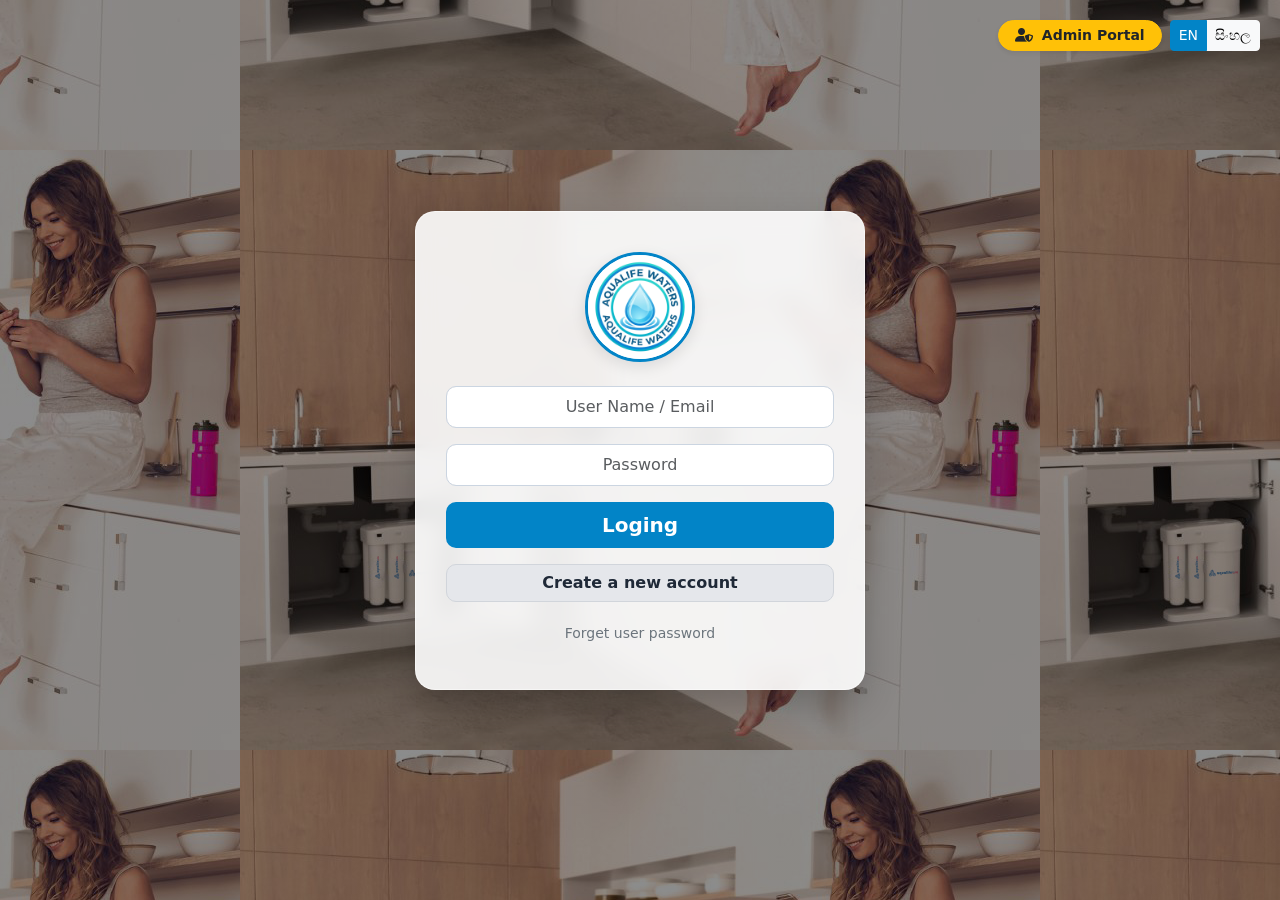
<file: index.html>
<!DOCTYPE html>
<html lang="en">
<head>
    <!-- 🎯 FIXED: Validator එකෙන් ඉල්ලපු charset සහ viewport ටැග්ස් දෙක ඇතුළත් කරා -->
    <meta charset="UTF-8">
    <meta name="viewport" content="width=device-width, initial-scale=1.0">
    <meta http-equiv="refresh" content="0; url=login.html">
    <title>Redirecting...</title>
</head>
<body>
    <script>
        window.location.href = "login.html";
    </script>
</body>
</html>
</file>
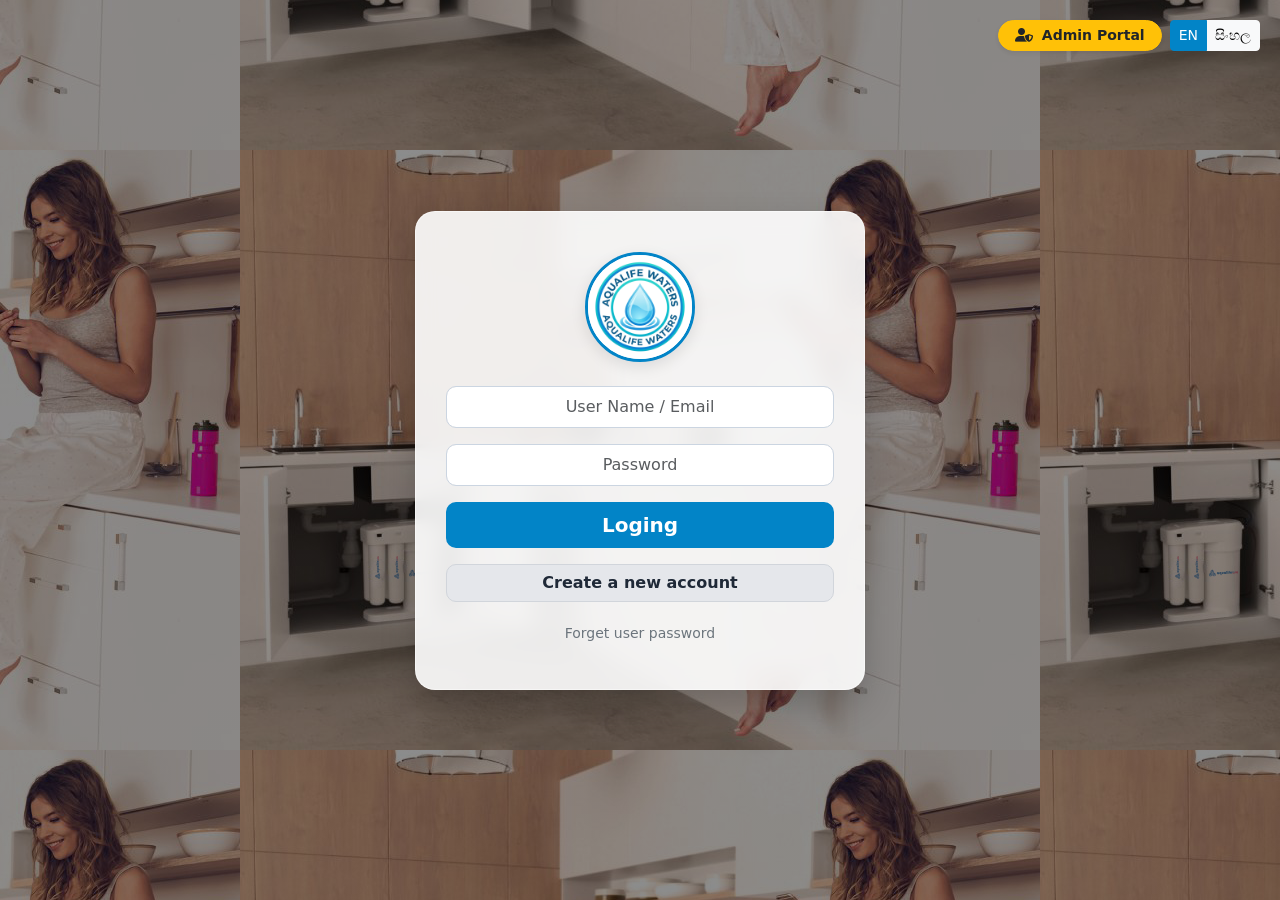
<file: contact-sales.html>
<!DOCTYPE html>
<html lang="en">
<head>
    <meta charset="UTF-8">
    <meta name="viewport" content="width=device-width, initial-scale=1.0">
    <title>Aqualife Waters - Contact Sales</title>
    <!-- Bootstrap 5 CSS CDN -->
    <link href="https://cdn.jsdelivr.net/npm/bootstrap@5.3.0/dist/css/bootstrap.min.css" rel="stylesheet">
    <!-- FontAwesome Icons -->
    <link rel="stylesheet" href="https://cdnjs.cloudflare.com/ajax/libs/font-awesome/6.4.0/css/all.min.css">
    <!-- Custom CSS Link -->
    <link rel="stylesheet" href="contact-sales.css">
</head>
<body>

    <!-- TOP HEADER NAVIGATION BAR -->
    <div class="container-fluid top-header-wrapper px-4 mt-3">
        <div class="row align-items-center">
            
            <!-- Left Side: Back Button to Return to Water Testing Overview -->
            <div class="col-md-4 col-4 text-start d-flex align-items-center gap-3">
                <a href="water-testing.html" class="btn btn-light btn-sm fw-bold rounded-pill px-3" id="btn-back-testing">
                    <i class="fa-solid fa-arrow-left me-1"></i> <span data-i18n="btn_back">Back</span>
                </a>
            </div>

            <!-- Center Side: Title Branding Container -->
            <div class="col-md-4 col-4 text-center">
                <div class="header-title-box py-2 px-3">
                   <!--h3 class="fw-bold mb-0 text-white" data-i18n="main_title">Aqualife Waters</h3-->
                </div>
            </div>

            <!-- Right Side: Exact Language Switcher Toggle View -->
            <div class="col-md-4 col-4 text-end">
                <div class="btn-group" role="group">
                    <button type="button" class="btn btn-sm btn-light active" id="btn-en">EN</button>
                    <button type="button" class="btn btn-sm btn-light" id="btn-si">සිංහල</button>
                </div>
            </div>

        </div> <!-- /row -->
    </div> <!-- /container-fluid -->


    <!-- SALES REPRESENTATIVES CARDS REGION -->
    <div class="container my-5">
        
        <div class="text-center mb-5">
            <div class="sales-main-heading py-3 px-5 d-inline-block rounded-4 shadow-sm">
                <h2 class="fw-bold text-white mb-0" data-i18n="sales_title">Our Sales Representatives</h2>
            </div>
        </div>

        <!-- 3-CARDS LAYOUT ARCHITECTURE -->
        <div class="row g-4 justify-content-center">
            
            <!-- REPRESENTATIVE 1 (Mr. Yashohara Ganewaththa) -->
            <div class="col-lg-4 col-md-6">
                <div class="sales-card p-4 text-center rounded-4 shadow-sm bg-white">
                    <!-- Circular Profile Image Frame -->
                    <div class="sales-img-wrapper mx-auto mb-3 border border-3 border-success shadow-sm">
                        <img src="rep1.jpeg" alt="Sales Executive 1" class="sales-avatar">
                    </div>
                    <!-- Name Placement Element -->
                    <h4 class="fw-bold text-dark mb-1 sales-name">Mr.Yashohara Ganewaththa</h4>
                    <!-- 🎯 FIXED: Position Tag added right below the name -->
                    <p class="text-muted fw-semibold mb-4 sales-position">Sales Rep 02</p>
                    
                    <!-- Native Redirection Call Loops Base -->
                    <div class="d-grid gap-2">
                        <!-- Opens Phone Dialer App -->
                        <a href="tel:+94762068122" class="btn btn-primary rounded-pill fw-semibold py-2">
                            <i class="fa-solid fa-phone-flip me-2"></i> <span data-i18n="btn_call">Call Now</span>
                        </a>
                        <!-- Opens Native WhatsApp Application Chat Window -->
                        <a href="https://wa.me/94762068122" target="_blank" rel="noopener noreferrer" class="btn btn-success rounded-pill fw-semibold py-2">
                            <i class="fa-brands fa-whatsapp me-2"></i> <span data-i18n="btn_whatsapp">WhatsApp</span>
                        </a>
                    </div>
                </div>
            </div>

            <!-- REPRESENTATIVE 2 (Mr. Nawod Tharuka) -->
            <div class="col-lg-4 col-md-6">
                <div class="sales-card p-4 text-center rounded-4 shadow-sm bg-white">
                    <div class="sales-img-wrapper mx-auto mb-3 border border-3 border-success shadow-sm">
                        <img src="rep2.jpeg" alt="Sales Executive 2" class="sales-avatar">
                    </div>
                    <h4 class="fw-bold text-dark mb-1 sales-name">Mr.Nawod Tharuka</h4>
                    <!-- 🎯 FIXED: Position Tag added right below the name -->
                    <p class="text-muted fw-semibold mb-4 sales-position">Sales Rep 01</p>
                    
                    <div class="d-grid gap-2">
                        <a href="tel:+94720721586" class="btn btn-primary rounded-pill fw-semibold py-2">
                            <i class="fa-solid fa-phone-flip me-2"></i> <span data-i18n="btn_call">Call Now</span>
                        </a>
                        <a href="https://wa.me/94766712539" target="_blank" rel="noopener noreferrer" class="btn btn-success rounded-pill fw-semibold py-2">
                            <i class="fa-brands fa-whatsapp me-2"></i> <span data-i18n="btn_whatsapp">WhatsApp</span>
                        </a>
                    </div>
                </div>
            </div>

            <!-- REPRESENTATIVE 3 (Ms. Ishani Tharushika) -->
            <div class="col-lg-4 col-md-6">
                <div class="sales-card p-4 text-center rounded-4 shadow-sm bg-white">
                    <div class="sales-img-wrapper mx-auto mb-3 border border-3 border-success shadow-sm">
                        <img src="rep3.jpeg" alt="Sales Executive 3" class="sales-avatar">
                    </div>
                    <h4 class="fw-bold text-dark mb-1 sales-name">Ms.Ishani Tharushika</h4>
                    <!-- 🎯 FIXED: Position Tag added right below the name -->
                    <p class="text-muted fw-semibold mb-4 sales-position">Sales Rep 03</p>
                    
                    <div class="d-grid gap-2">
                        <a href="tel:+94701809255" class="btn btn-primary rounded-pill fw-semibold py-2">
                            <i class="fa-solid fa-phone-flip me-2"></i> <span data-i18n="btn_call">Call Now</span>
                        </a>
                        <a href="https://wa.me/94701809255" target="_blank" rel="noopener noreferrer" class="btn btn-success rounded-pill fw-semibold py-2">
                            <i class="fa-brands fa-whatsapp me-2"></i> <span data-i18n="btn_whatsapp">WhatsApp</span>
                        </a>
                    </div>
                </div>
            </div>

        </div> <!-- /row -->
    </div> <!-- /container -->

    <!-- Bootstrap 5 JS Bundle -->
    <script src="https://cdn.jsdelivr.net/npm/bootstrap@5.3.0/dist/js/bootstrap.bundle.min.js"></script>
    <!-- Custom JS Link -->
    <script src="contact-sales.js"></script>
</body>
</html>
</file>
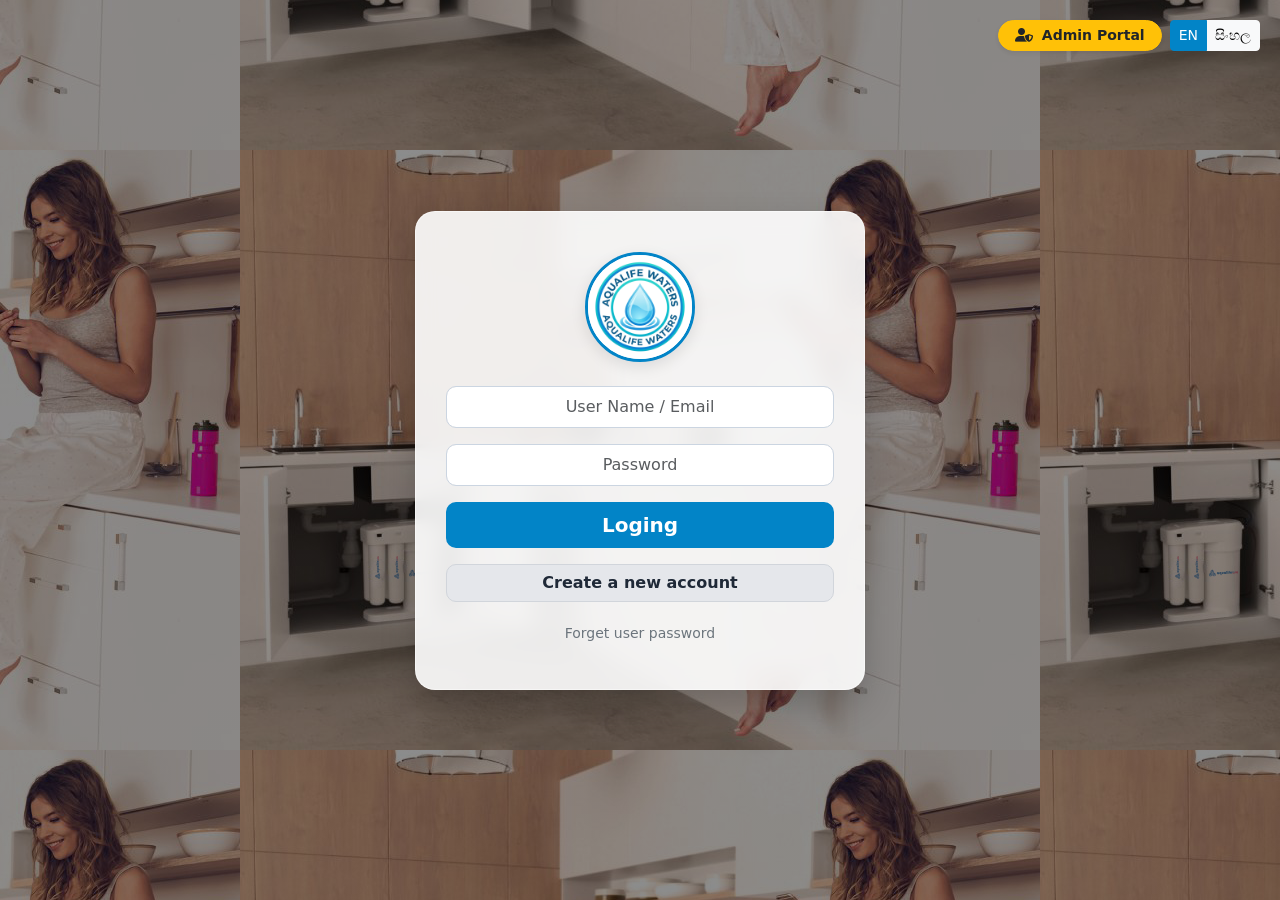
<file: login.html>
<!DOCTYPE html>
<html lang="en">
<head>
    <meta charset="UTF-8">
    <meta name="viewport" content="width=device-width, initial-scale=1.0">
    <title>Aqualife Water Filter Suppliers - Login</title>
    <link href="https://cdn.jsdelivr.net/npm/bootstrap@5.3.0/dist/css/bootstrap.min.css" rel="stylesheet">
    <link rel="stylesheet" href="https://cdnjs.cloudflare.com/ajax/libs/font-awesome/6.4.0/css/all.min.css">
    <link rel="stylesheet" href="login.css">
</head>
<body class="d-flex align-items-center justify-content-center"> 

    <!-- 🌐 Top Bar: Admin Portal & Language Switcher -->
    <div class="lang-selector-top d-flex align-items-center gap-2">
        <!-- 🔑 Admin Portal Button (Opens Admin Modal) -->
        <button type="button" class="btn btn-sm btn-warning text-dark fw-bold rounded-pill shadow-sm px-3" data-bs-toggle="modal" data-bs-target="#adminLoginModal">
            <i class="fa-solid fa-user-shield me-1"></i> Admin Portal
        </button>

        <!-- Language Buttons -->
        <div class="btn-group" role="group">
            <button type="button" class="btn btn-sm btn-light active" id="btn-en">EN</button>
            <button type="button" class="btn btn-sm btn-light" id="btn-si">සිංහල</button>
        </div>
    </div>

    <!-- 📦 Main Container -->
    <div class="login-container text-center">
        
        <!-- Logo -->
        <div class="logo-wrapper mx-auto mb-4">
            <img src="Aqualife logo.jpeg" alt="Aqualife Logo" class="logo-img">
        </div>

        <div id="authBox">
            
            <!-- 1️⃣ CUSTOMER LOGIN SECTION -->
            <div id="loginSection">
                <form id="loginForm">
                    <div class="mb-3">
                        <input type="text" class="form-control form-control-lg text-center" id="username" name="username_email" placeholder="User Name / Email" required>
                    </div>
                    
                    <div class="mb-3">
                        <input type="password" class="form-control form-control-lg text-center" id="password" name="password" placeholder="Password" required>
                    </div>

                    <div id="loginAlert" class="alert alert-danger py-2 small d-none mb-3"></div>
                    
                    <button type="submit" class="btn btn-primary btn-lg w-100 mb-3 fw-bold" id="btn-login" data-i18n="btn_login">Loging</button>
                </form>

                <button type="button" class="btn btn-custom-gray w-100 mb-2 fw-semibold" id="btn-create" data-i18n="btn_create">
                    Create a new account
                </button>

                <button type="button" class="btn btn-link btn-sm w-100 text-decoration-none mt-2 text-secondary" id="btn-forgot-link" data-i18n="btn_forgot">
                    Forget user password
                </button>
            </div>

            <!-- 2️⃣ SIGNUP SECTION -->
            <div id="signupSection" class="d-none text-start mt-3">
                <h5 class="fw-bold text-center mb-3 text-dark" id="txt-signup-title">Create New Account</h5>
                <form id="signupForm">
                    <div class="mb-2">
                        <input type="text" class="form-control form-control-lg text-center" id="regUser" placeholder="Enter User Name" required>
                    </div>
                    <div class="mb-2">
                        <input type="email" class="form-control form-control-lg text-center" id="regGmail" placeholder="Enter valid Gmail address" required>
                    </div>
                    <div class="mb-2">
                        <input type="password" class="form-control form-control-lg text-center" id="regPass" placeholder="Enter password" minlength="6" required>
                    </div>
                    <div class="mb-3">
                        <input type="password" class="form-control form-control-lg text-center" id="regConfirmPass" placeholder="Confirm your password" required>
                    </div>
                    <button type="submit" class="btn btn-success btn-lg w-100 mb-2 fw-bold" id="btn-register-submit">Register</button>
                    <button type="button" class="btn btn-link btn-sm w-100 text-center text-decoration-none text-secondary" id="btn-signup-back" data-i18n="btn_back">Back to Login</button>
                </form>
            </div>

            <!-- 3️⃣ FORGOT PASSWORD SECTION -->
            <div id="forgotSection" class="d-none mt-3">
                <h5 class="fw-bold text-dark mb-3" id="txt-forgot-title">Reset Password</h5>
                <p class="text-muted small mb-3" id="txt-forgot-desc">Enter your registered email address to receive an OTP code.</p>
                <form id="forgotForm">
                    <div class="mb-3">
                        <input type="email" class="form-control form-control-lg text-center" id="forgotEmail" placeholder="Enter your registered Gmail" required>
                    </div>
                    <button type="submit" class="btn btn-primary w-100 mb-2 fw-bold" id="btn-send-code">Send OTP Code</button>
                    <button type="button" class="btn btn-link btn-sm w-100 text-decoration-none text-secondary" id="btn-forgot-back" data-i18n="btn_back">Back to Login</button>
                </form>
            </div>

            <!-- 4️⃣ OTP VERIFICATION SECTION -->
            <div id="otpSection" class="d-none mt-3">
                <h5 class="fw-bold text-dark mb-3" id="txt-otp-title">Enter OTP Code</h5>
                <p class="text-muted small mb-3" id="txt-otp-desc">We have generated OTP for your email. Check your alerts!</p>
                <form id="otpForm">
                    <div class="mb-3">
                        <input type="text" class="form-control form-control-lg text-center fw-bold letter-spacing-2" id="otpInput" placeholder="Enter 4-Digit OTP" maxlength="4" required>
                    </div>
                    <button type="submit" class="btn btn-success w-100 mb-2 fw-bold" id="btn-verify-otp">Verify & Show Password</button>
                    <button type="button" class="btn btn-link btn-sm w-100 text-decoration-none text-secondary" id="btn-otp-back" data-i18n="btn_back">Back to Login</button>
                </form>
            </div>

        </div>
    </div>

    <!-- 🔒 ADMIN LOGIN MODAL POPUP -->
    <div class="modal fade" id="adminLoginModal" tabindex="-1" aria-hidden="true">
        <div class="modal-dialog modal-dialog-centered modal-sm">
            <div class="modal-content border-0 shadow-lg rounded-4 overflow-hidden">
                <div class="modal-header bg-dark text-white border-0 py-3">
                    <h6 class="modal-title fw-bold">
                        <i class="fa-solid fa-user-shield text-warning me-2"></i>Admin Authentication
                    </h6>
                    <button type="button" class="btn-close btn-close-white" data-bs-dismiss="modal" aria-label="Close"></button>
                </div>
                <div class="modal-body p-4 bg-light">
                    <form id="adminForm">
                        <div class="mb-3">
                            <label class="form-label small fw-bold text-muted">Admin Username</label>
                            <div class="input-group">
                                <span class="input-group-text bg-white"><i class="fa-solid fa-user text-muted"></i></span>
                                <input type="text" name="admin_username" id="adminUser" class="form-control" placeholder="Enter Admin Username" required>
                            </div>
                        </div>
                        <div class="mb-3">
                            <label class="form-label small fw-bold text-muted">Admin Password</label>
                            <div class="input-group">
                                <span class="input-group-text bg-white"><i class="fa-solid fa-key text-muted"></i></span>
                                <input type="password" name="admin_password" id="adminPass" class="form-control" placeholder="••••••••" required>
                            </div>
                        </div>

                        <div id="adminAlert" class="alert alert-danger py-2 small d-none text-center"></div>

                        <button type="submit" class="btn btn-warning text-dark w-100 rounded-pill fw-bold py-2 shadow-sm">
                            <i class="fa-solid fa-arrow-right-to-bracket me-1"></i> Enter Dashboard
                        </button>
                    </form>
                </div>
            </div>
        </div>
    </div>

    <!-- Bootstrap 5 JS Bundle -->
    <script src="https://cdn.jsdelivr.net/npm/bootstrap@5.3.0/dist/js/bootstrap.bundle.min.js"></script>
    <script>
        // Form Switchers
        document.getElementById('btn-create').addEventListener('click', () => {
            document.getElementById('loginSection').classList.add('d-none');
            document.getElementById('signupSection').classList.remove('d-none');
        });
        document.getElementById('btn-signup-back').addEventListener('click', () => {
            document.getElementById('signupSection').classList.add('d-none');
            document.getElementById('loginSection').classList.remove('d-none');
        });
        document.getElementById('btn-forgot-link').addEventListener('click', () => {
            document.getElementById('loginSection').classList.add('d-none');
            document.getElementById('forgotSection').classList.remove('d-none');
        });
        document.getElementById('btn-forgot-back').addEventListener('click', () => {
            document.getElementById('forgotSection').classList.add('d-none');
            document.getElementById('loginSection').classList.remove('d-none');
        });

        // 👤 Normal User Login
        document.getElementById('loginForm').addEventListener('submit', function(e) {
            e.preventDefault();
            const formData = new FormData(this);
            const alertBox = document.getElementById('loginAlert');

            fetch('process_login.php', {
                method: 'POST',
                body: formData
            })
            .then(res => res.json())
            .then(data => {
                if (data.status === 'success') {
                    window.location.href = data.redirect;
                } else {
                    alertBox.textContent = data.message;
                    alertBox.classList.remove('d-none');
                }
            })
            .catch(err => console.error(err));
        });

        // 🔑 Admin Portal Login Submission
        document.getElementById('adminForm').addEventListener('submit', function(e) {
            e.preventDefault();
            const formData = new FormData(this);
            const adminAlert = document.getElementById('adminAlert');

            fetch('process_admin_login.php', {
                method: 'POST',
                body: formData
            })
            .then(res => res.json())
            .then(data => {
                if (data.status === 'success') {
                    adminAlert.classList.add('d-none');
                    window.location.href = data.redirect;
                } else {
                    adminAlert.textContent = data.message;
                    adminAlert.classList.remove('d-none');
                }
            })
            .catch(err => {
                console.error(err);
                adminAlert.textContent = "Server error!";
                adminAlert.classList.remove('d-none');
            });
        });
    </script>
</body>
</html>
</file>
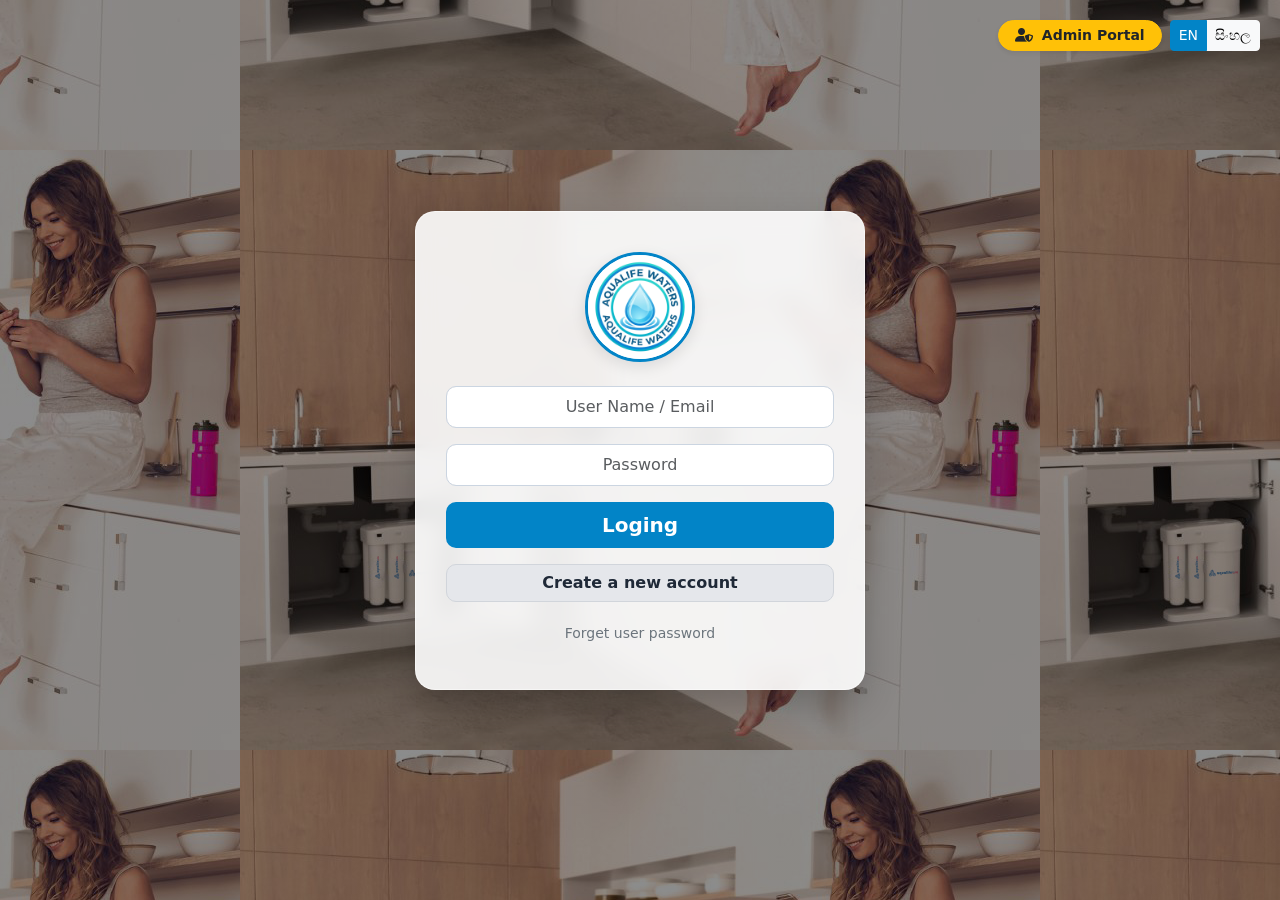
<file: main.html>
<!DOCTYPE html>
<html lang="en">
<head>
    <meta charset="UTF-8">
    <meta name="viewport" content="width=device-width, initial-scale=1.0">
    <title>Aqualife Waters - Dashboard</title>
    <link href="https://cdn.jsdelivr.net/npm/bootstrap@5.3.0/dist/css/bootstrap.min.css" rel="stylesheet">
    <link rel="stylesheet" href="https://cdnjs.cloudflare.com/ajax/libs/font-awesome/6.4.0/css/all.min.css">
    <link rel="stylesheet" href="main.css">
</head>
<body>

    <div class="container-fluid top-header-wrapper px-4 mt-3">
        <div class="row align-items-center">
            
            <div class="col-md-3 col-4 text-start">
                <div class="logo-wrapper-dash">
                    <img src="Aqualife logo.jpeg" alt="Aqualife Logo" class="logo-img">
                </div>
            </div>

            <div class="col-md-6 col-4 text-center">
                <div class="header-title-box py-2 px-3">
                    <h2 class="fw-bold mb-0 text-dark d-none d-md-block" data-i18n="main_title">Aqualife Waters</h2>
                    <p class="text-muted small mb-0 d-none d-md-block"><span data-i18n="txt_welcome">Welcome,</span> <span id="userDisplayName" class="fw-bold text-primary">User</span></p>
                </div>
            </div>

            <div class="col-md-3 col-4 text-end">
                <div class="d-flex flex-column align-items-end gap-2">
                    <div class="btn-group" role="group">
                        <button type="button" class="btn btn-sm btn-light active" id="btn-en">EN</button>
                        <button type="button" class="btn btn-sm btn-light" id="btn-si">සිංහල</button>
                    </div>
                    <button type="button" class="btn btn-danger btn-sm fw-semibold" id="btn-logout" aria-label="Logout" title="Logout">
                    <i class="fa-solid fa-right-from-bracket"></i>
                    </button>
                </div>
            </div>

        </div> </div> <div class="container my-4">
        <div class="row justify-content-center">
            <div class="col-lg-10">
                
                <div class="company-details-card p-4 p-md-5">
                    
                    <div class="mb-5">
                        <h3 class="fw-bold text-primary border-bottom pb-2 mb-3" data-i18n="section_about">ABOUT US</h3>
                        <p class="lead-text text-dark" id="txt-about-p1">Aqua Life Waters (Pvt) Ltd is a trusted pioneer in the water purification industry in Sri Lanka, committed to providing safe, clean, and healthy drinking water for every household and business. Since our inception, we have specialized in the design, manufacturing, and distribution of high-quality water filtration systems tailored to meet the diverse needs of Sri Lankan families and organizations.</p>
                        <p class="lead-text text-dark mt-3" id="txt-about-p2">We believe that pure water is the foundation of a healthy life. With this vision, Aqua Life Waters has become a household name, offering innovative water filters that combine modern technology, durability, and affordability. Our wide product range from domestic filters to advanced commercial purification solutions ensures that every customer finds the right fit for their lifestyle.</p>
                    </div>

                    <div class="row g-4 mb-5">
                        <div class="col-md-6">
                            <div class="inner-info-box p-3 border-start border-primary border-4 rounded-end">
                                <h4 class="fw-bold text-primary" data-i18n="section_mission"><i class="fa-solid fa-bullseye me-2"></i>Our Mission</h4>
                                <p class="text-muted mb-0" id="txt-mission-body">To deliver safe, reliable, and eco-friendly water purification solutions that enhance the health and well-being of our customers while contributing to a sustainable future.</p>
                            </div>
                        </div>
                        <div class="col-md-6">
                            <div class="inner-info-box p-3 border-start border-info border-4 rounded-end">
                                <h4 class="fw-bold text-info" data-i18n="section_vision"><i class="fa-solid fa-eye me-2"></i>Our Vision</h4>
                                <p class="text-muted mb-0" id="txt-vision-body">To be the most trusted water filter brand in Sri Lanka, ensuring that every home and business has access to pure drinking water.</p>
                            </div>
                        </div>
                    </div>

                    <div>
                        <h4 class="fw-bold text-dark mb-4" data-i18n="section_why">Why Choose Us?</h4>
                        <ul class="list-unstyled custom-features-list">
                            <li class="mb-3 d-flex align-items-start">
                                <i class="fa-solid fa-circle-check text-success fa-lg mt-1 me-3"></i>
                                <div>
                                    <strong class="text-dark d-block" data-i18n="feat_1_title">Proven Experience:</strong>
                                    <span class="text-muted" data-i18n="feat_1_desc">A decade of service in Sri Lanka's water purification market.</span>
                                </div>
                            </li>
                            <li class="mb-3 d-flex align-items-start">
                                <i class="fa-solid fa-circle-check text-success fa-lg mt-1 me-3"></i>
                                <div>
                                    <strong class="text-dark d-block" data-i18n="feat_2_title">Innovative Technology:</strong>
                                    <span class="text-muted" data-i18n="feat_2_desc">Filters designed to tackle local water challenges.</span>
                                </div>
                            </li>
                            <li class="mb-3 d-flex align-items-start">
                                <i class="fa-solid fa-circle-check text-success fa-lg mt-1 me-3"></i>
                                <div>
                                    <strong class="text-dark d-block" data-i18n="feat_3_title">Strong After-Sales Service:</strong>
                                    <span class="text-muted" data-i18n="feat_3_desc">Reliable customer care and technical support across all regions.</span>
                                </div>
                            </li>
                            <li class="mb-3 d-flex align-items-start">
                                <i class="fa-solid fa-circle-check text-success fa-lg mt-1 me-3"></i>
                                <div>
                                    <strong class="text-dark d-block" data-i18n="feat_4_title">Commitment to Quality:</strong>
                                    <span class="text-muted" data-i18n="feat_4_desc">Every product is built to international standards and tested for durability.</span>
                                </div>
                            </li>
                            <li class="mb-3 d-flex align-items-start">
                                <i class="fa-solid fa-circle-check text-success fa-lg mt-1 me-3"></i>
                                <div>
                                    <strong class="text-dark d-block" data-i18n="feat_5_title">Trusted by Thousands:</strong>
                                    <span class="text-muted" data-i18n="feat_5_desc">From families to businesses, our name represents reliability and health.</span>
                                </div>
                            </li>
                        </ul>
                    </div>

                </div> </div>
        </div>

        <div class="row mt-4 mb-5 text-center">
            <div class="col-12">
                <a href="services.html" target="_self" class="btn btn-primary btn-lg px-5 py-3 fw-bold rounded-pill shadow shadow-intensity" id="btn-explore" data-i18n="btn_explore">
                    Our Services <i class="fa-solid fa-arrow-right-long ms-2"></i>
                </a>
            </div>
        </div>
    </div>

    <script src="https://cdn.jsdelivr.net/npm/bootstrap@5.3.0/dist/js/bootstrap.bundle.min.js"></script>
    <script src="main.js"></script>
</body>
</html>
</file>
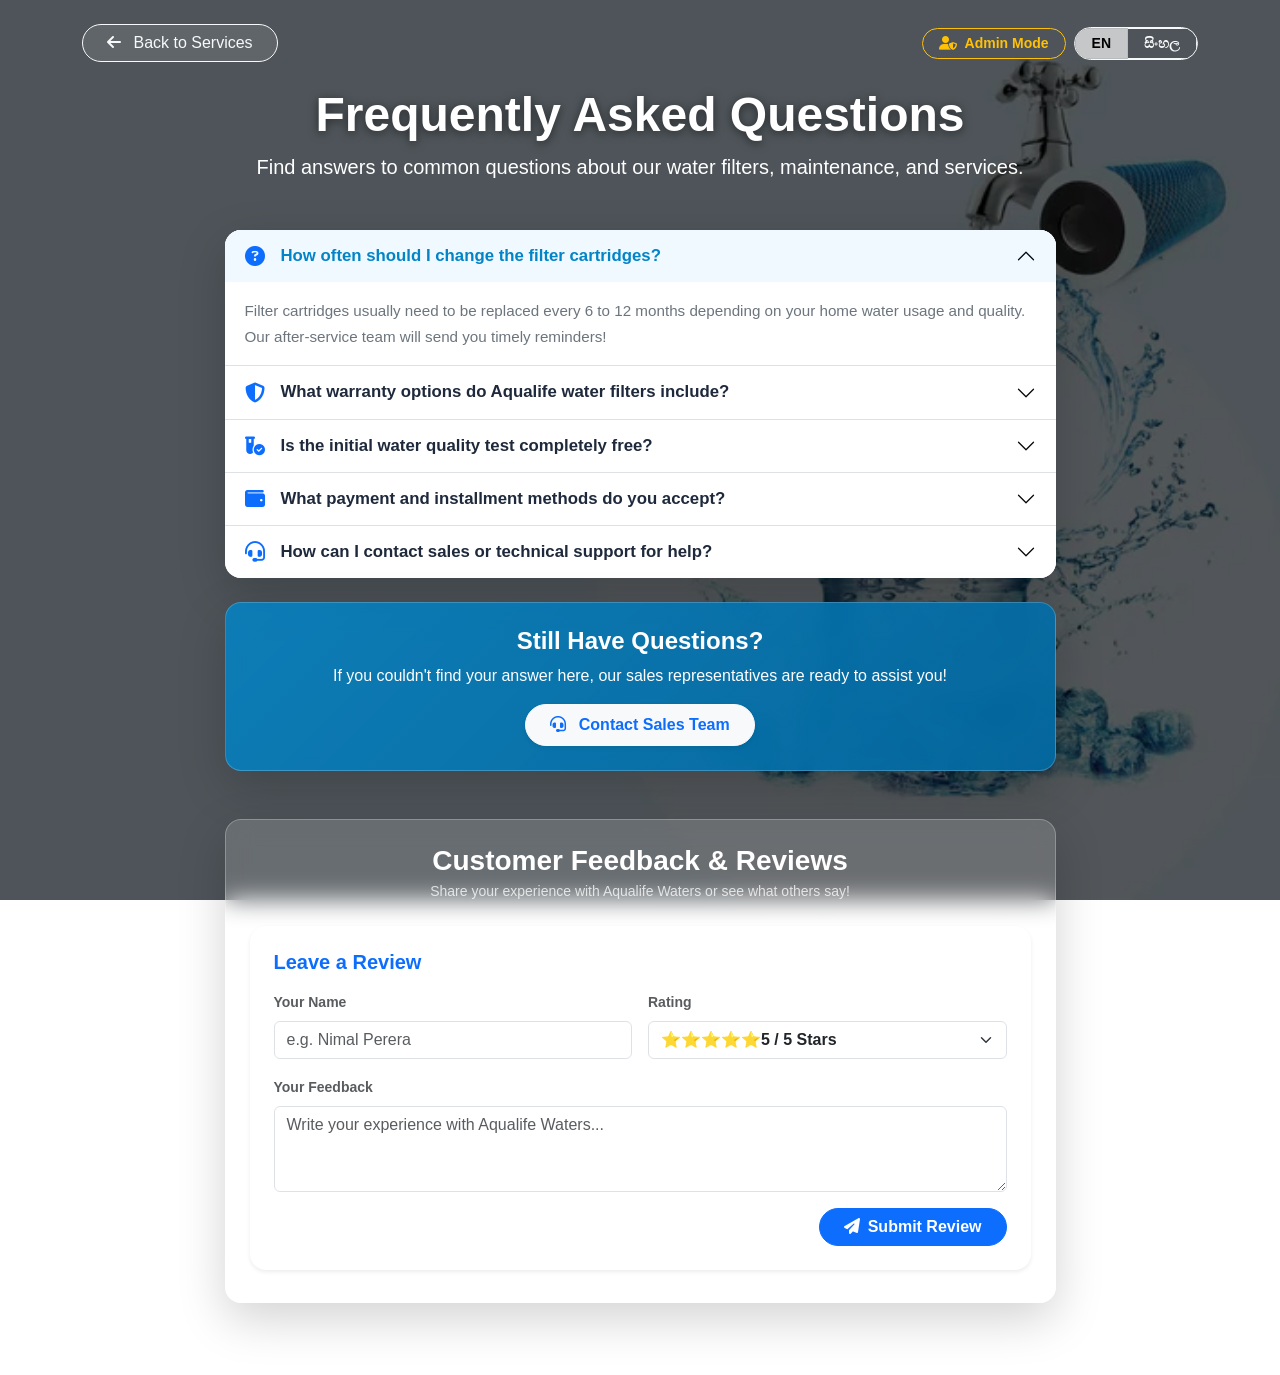
<file: qa-section.html>
<!DOCTYPE html>
<html lang="en">
<head>
    <meta charset="UTF-8">
    <meta name="viewport" content="width=device-width, initial-scale=1.0">
    <title>Q/A Section - Aqualife Waters</title>
    <!-- Bootstrap 5 CSS -->
    <link href="https://cdn.jsdelivr.net/npm/bootstrap@5.3.0/dist/css/bootstrap.min.css" rel="stylesheet">
    <!-- FontAwesome Icons -->
    <link rel="stylesheet" href="https://cdnjs.cloudflare.com/ajax/libs/font-awesome/6.4.0/css/all.min.css">
    <!-- Custom CSS -->
    <link rel="stylesheet" href="qa-section.css">
</head>
<body>

    <!-- Top Navigation Bar -->
    <div class="container py-4 d-flex justify-content-between align-items-center">
        <a href="services.html" class="btn btn-outline-light rounded-pill px-4 back-btn">
            <i class="fa-solid fa-arrow-left me-2"></i> <span data-i18n="top_back_btn">Back to Services</span>
        </a>

        <div class="d-flex align-items-center gap-2">
            <!-- 🔑 Admin Mode Toggle Button -->
            <button class="btn btn-sm btn-outline-warning rounded-pill px-3 fw-bold" id="adminToggleBtn" onclick="toggleAdminMode()">
                <i class="fa-solid fa-user-shield me-1"></i> Admin Mode
            </button>

            <!-- 🌐 Language Switcher Buttons -->
            <div class="btn-group rounded-pill overflow-hidden border border-light" role="group">
                <button type="button" class="btn btn-sm btn-light active px-3 fw-bold" id="lang-en" onclick="changeLanguage('en')">EN</button>
                <button type="button" class="btn btn-sm btn-outline-light px-3 fw-bold" id="lang-si" onclick="changeLanguage('si')">සිංහල</button>
            </div>
        </div>
    </div>

    <!-- Page Header -->
    <div class="container text-center mb-5 text-white">
        <h1 class="display-5 fw-bold page-title" data-i18n="page_title">Frequently Asked Questions</h1>
        <p class="lead opacity-90" data-i18n="page_sub">Find answers to common questions about our water filters, maintenance, and services.</p>
    </div>

    <!-- ❓ Q/A Accordion Container -->
    <div class="container pb-4">
        <div class="row justify-content-center">
            <div class="col-lg-9">
                
                <div class="accordion custom-accordion shadow-lg rounded-4 overflow-hidden" id="faqAccordion">

                    <!-- Q1 -->
                    <div class="accordion-item border-0 border-bottom">
                        <h2 class="accordion-header" id="headingOne">
                            <button class="accordion-button fw-bold py-3" type="button" data-bs-toggle="collapse" data-bs-target="#collapseOne" aria-expanded="true" aria-controls="collapseOne">
                                <i class="fa-solid fa-circle-question text-primary me-3 fs-5"></i>
                                <span data-i18n="q1_title">How often should I change the filter cartridges?</span>
                            </button>
                        </h2>
                        <div id="collapseOne" class="accordion-collapse collapse show" aria-labelledby="headingOne" data-bs-parent="#faqAccordion">
                            <div class="accordion-body text-secondary" data-i18n="q1_ans">
                                Filter cartridges usually need to be replaced every 6 to 12 months depending on your home water usage and quality. Our after-service team will send you timely reminders!
                            </div>
                        </div>
                    </div>

                    <!-- Q2 -->
                    <div class="accordion-item border-0 border-bottom">
                        <h2 class="accordion-header" id="headingTwo">
                            <button class="accordion-button collapsed fw-bold py-3" type="button" data-bs-toggle="collapse" data-bs-target="#collapseTwo" aria-expanded="false" aria-controls="collapseTwo">
                                <i class="fa-solid fa-shield-halved text-primary me-3 fs-5"></i>
                                <span data-i18n="q2_title">What warranty options do Aqualife water filters include?</span>
                            </button>
                        </h2>
                        <div id="collapseTwo" class="accordion-collapse collapse" aria-labelledby="headingTwo" data-bs-parent="#faqAccordion">
                            <div class="accordion-body text-secondary" data-i18n="q2_ans">
                                All our Home & Industry filters come with 1 Year Full Company Warranty and a 10-Year Product Service Warranty for complete peace of mind.
                            </div>
                        </div>
                    </div>

                    <!-- Q3 -->
                    <div class="accordion-item border-0 border-bottom">
                        <h2 class="accordion-header" id="headingThree">
                            <button class="accordion-button collapsed fw-bold py-3" type="button" data-bs-toggle="collapse" data-bs-target="#collapseThree" aria-expanded="false" aria-controls="collapseThree">
                                <i class="fa-solid fa-vial-circle-check text-primary me-3 fs-5"></i>
                                <span data-i18n="q3_title">Is the initial water quality test completely free?</span>
                            </button>
                        </h2>
                        <div id="collapseThree" class="accordion-collapse collapse" aria-labelledby="headingThree" data-bs-parent="#faqAccordion">
                            <div class="accordion-body text-secondary" data-i18n="q3_ans">
                                Yes! Our professional tap water condition analysis is 100% free of charge. You can request a free test directly from our services menu.
                            </div>
                        </div>
                    </div>

                    <!-- Q4 -->
                    <div class="accordion-item border-0 border-bottom">
                        <h2 class="accordion-header" id="headingFour">
                            <button class="accordion-button collapsed fw-bold py-3" type="button" data-bs-toggle="collapse" data-bs-target="#collapseFour" aria-expanded="false" aria-controls="collapseFour">
                                <i class="fa-solid fa-wallet text-primary me-3 fs-5"></i>
                                <span data-i18n="q4_title">What payment and installment methods do you accept?</span>
                            </button>
                        </h2>
                        <div id="collapseFour" class="accordion-collapse collapse" aria-labelledby="headingFour" data-bs-parent="#faqAccordion">
                            <div class="accordion-body text-secondary" data-i18n="q4_ans">
                                We accept Cash, Online Bank Transfers, and easy 8 to 10-month down-payment installment plans. Full cash payments also enjoy special cash discounts!
                            </div>
                        </div>
                    </div>

                    <!-- Q5 -->
                    <div class="accordion-item border-0">
                        <h2 class="accordion-header" id="headingFive">
                            <button class="accordion-button collapsed fw-bold py-3" type="button" data-bs-toggle="collapse" data-bs-target="#collapseFive" aria-expanded="false" aria-controls="collapseFive">
                                <i class="fa-solid fa-headset text-primary me-3 fs-5"></i>
                                <span data-i18n="q5_title">How can I contact sales or technical support for help?</span>
                            </button>
                        </h2>
                        <div id="collapseFive" class="accordion-collapse collapse" aria-labelledby="headingFive" data-bs-parent="#faqAccordion">
                            <div class="accordion-body text-secondary" data-i18n="q5_ans">
                                You can directly reach out to our dedicated Sales Representatives via our Contact Sales page or call our support team directly.
                            </div>
                        </div>
                    </div>

                </div>

                <!-- 📞 Still Have Questions Call-out Box -->
                <div class="contact-box mt-4 p-4 rounded-4 text-center text-white shadow-lg mb-5">
                    <h4 class="fw-bold mb-2" data-i18n="callout_title">Still Have Questions?</h4>
                    <p class="opacity-90 mb-3" data-i18n="callout_sub">If you couldn't find your answer here, our sales representatives are ready to assist you!</p>
                    <a href="contact-sales.html" class="btn btn-light text-primary fw-bold rounded-pill px-4 py-2 shadow-sm">
                        <i class="fa-solid fa-headset me-2"></i> <span data-i18n="btn_contact_sales">Contact Sales Team</span>
                    </a>
                </div>

                <!-- 💬 USER FEEDBACK & REVIEWS SECTION -->
                <div class="feedback-card p-4 rounded-4 shadow-lg text-white mb-5">
                    <h3 class="fw-bold text-center mb-1" data-i18n="feedback_title">Customer Feedback & Reviews</h3>
                    <p class="text-center opacity-75 small mb-4" data-i18n="feedback_sub">Share your experience with Aqualife Waters or see what others say!</p>

                    <!-- Feedback Form -->
                    <form id="feedbackForm" class="bg-white p-4 rounded-4 text-dark mb-4 shadow-sm">
                        <h5 class="fw-bold mb-3 text-primary" data-i18n="leave_review_heading">
                            <i class="fa-solid fa-pen-to-square me-2"></i>Leave a Review
                        </h5>
                        
                        <div class="row g-3">
                            <div class="col-md-6">
                                <label class="form-label text-muted small fw-bold" data-i18n="lbl_fb_name">Your Name</label>
                                <input type="text" id="fbName" class="form-control" data-i18n-placeholder="ph_name" placeholder="e.g. Nimal Perera" required>
                            </div>
                            <div class="col-md-6">
                                <label class="form-label text-muted small fw-bold" data-i18n="lbl_fb_rating">Rating</label>
                                <select id="fbRating" class="form-select fw-bold text-dark" required>
                                    <option value="5" selected>⭐⭐⭐⭐⭐5 / 5 Stars</option>
                                    <option value="4">⭐⭐⭐⭐4 / 5 Stars</option>
                                    <option value="3">⭐⭐⭐3 / 5 Stars</option>
                                    <option value="2">⭐⭐2 / 5 Stars</option>
                                    <option value="1">⭐1 / 5 Stars</option>
                                </select>
                            </div>
                            <div class="col-12">
                                <label class="form-label text-muted small fw-bold" data-i18n="lbl_fb_comment">Your Feedback</label>
                                <textarea id="fbComment" class="form-control" rows="3" data-i18n-placeholder="ph_fb_comment" placeholder="Write your experience with Aqualife Waters..." required></textarea>
                            </div>
                            <div class="col-12 text-end">
                                <button type="submit" class="btn btn-primary rounded-pill px-4 fw-bold">
                                    <i class="fa-solid fa-paper-plane me-2"></i><span data-i18n="btn_submit_review">Submit Review</span>
                                </button>
                            </div>
                        </div>
                    </form>

                    <!-- Feedback List Container -->
                    <div id="feedbackList" class="row g-3">
                        <!-- Dynamic Reviews Render Here via JavaScript -->
                    </div>

                </div>

            </div>
        </div>
    </div>

    <!-- Bootstrap 5 JS Bundle -->
    <script src="https://cdn.jsdelivr.net/npm/bootstrap@5.3.0/dist/js/bootstrap.bundle.min.js"></script>
    <!-- Custom JavaScript -->
    <script src="qa-section.js"></script>
</body>
</html>
</file>
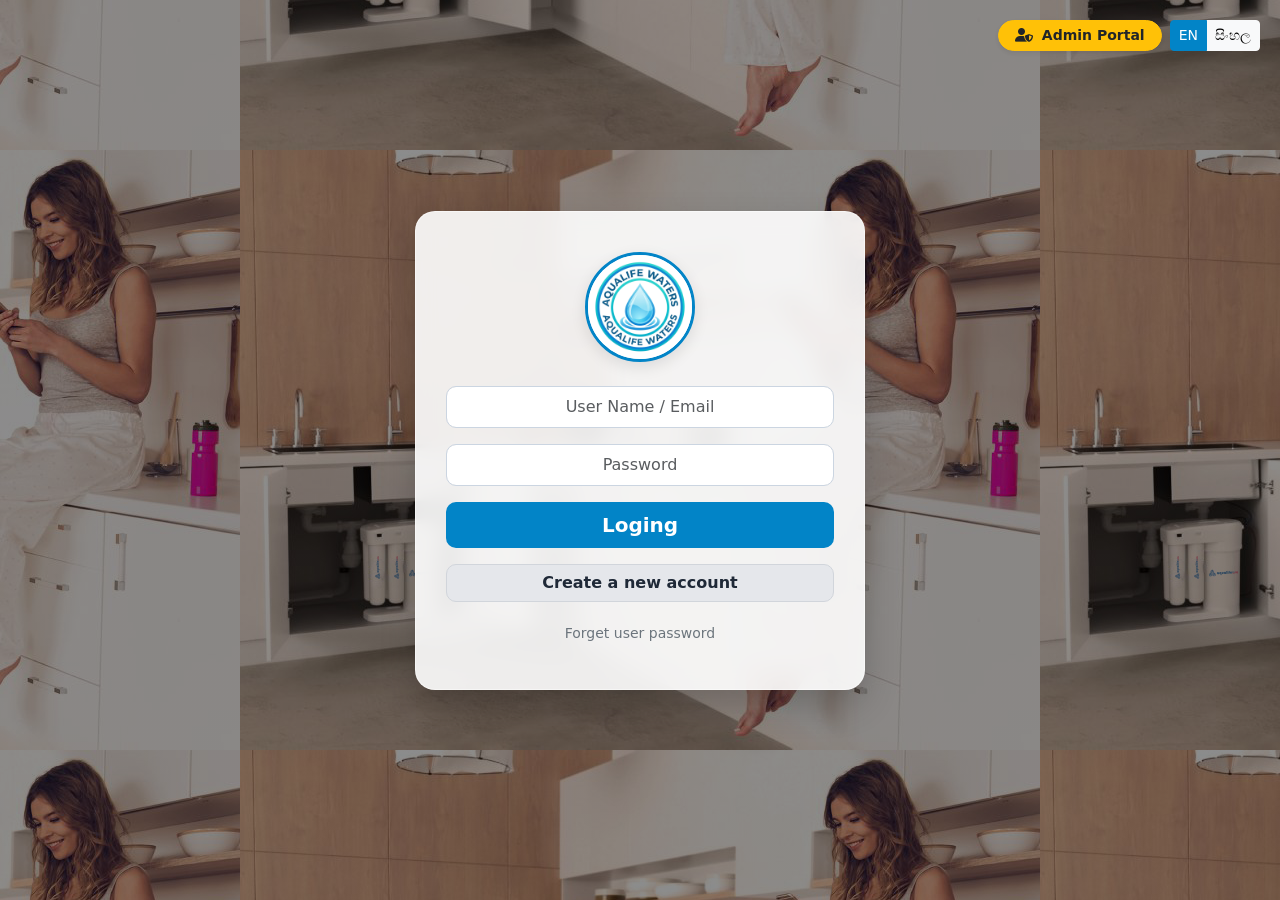
<file: water-testing.html>
<!DOCTYPE html>
<html lang="en">
<head>
    <meta charset="UTF-8">
    <meta name="viewport" content="width=device-width, initial-scale=1.0">
    <title>Aqualife Waters - Free Water Testing</title>
    <link href="https://cdn.jsdelivr.net/npm/bootstrap@5.3.0/dist/css/bootstrap.min.css" rel="stylesheet">
    <link rel="stylesheet" href="https://cdnjs.cloudflare.com/ajax/libs/font-awesome/6.4.0/css/all.min.css">
    <link rel="stylesheet" href="water-testing.css">
</head>
<body>

    <div class="container-fluid top-header-wrapper px-4 mt-3">
        <div class="row align-items-center">
            
            <div class="col-md-4 col-4 text-start d-flex align-items-center gap-3">
                <a href="services.html" class="btn btn-light btn-sm fw-bold rounded-pill px-3" id="btn-back-services">
                    <i class="fa-solid fa-arrow-left me-1"></i> <span data-i18n="btn_back">Services</span>
                </a>
            </div>

            <div class="col-md-4 col-4 text-center">
                <div class="header-title-box py-2 px-3">
                    <!--h3 class="fw-bold mb-0 text-dark" data-i18n="main_title">Aqualife Waters</h3-->
                </div>
            </div>

            <div class="col-md-4 col-4 text-end">
                <div class="btn-group" role="group">
                    <button type="button" class="btn btn-sm btn-light active" id="btn-en">EN</button>
                    <button type="button" class="btn btn-sm btn-light" id="btn-si">සිංහල</button>
                </div>
            </div>

        </div> </div> <div class="container my-5">
        <div class="row justify-content-center">
            <div class="col-lg-8 col-md-10">
                
                <div class="glass-card p-4 p-md-5 rounded-4 shadow mb-5" id="testIntroCard">
                    
                    <div class="text-center mb-4">
                        <div class="icon-header-circle bg-primary text-white mx-auto mb-3">
                            <i class="fa-solid fa-flask-vial fa-2x"></i>
                        </div>
                        <h2 class="fw-bold text-dark" data-i18n="intro_title">Free Water Quality Analysis</h2>
                        <p class="text-muted small" data-i18n="intro_desc">Discover what's in your drinking water. Click the tabs below to read about each test we perform.</p>
                    </div>

                    <h5 class="fw-bold text-secondary text-center mb-3" data-i18n="lbl_about_tests">About Tests</h5>
                    <div class="d-flex justify-content-center mb-4">
                        <div class="btn-group custom-tab-group" role="group" aria-label="Test types tab selection">
                            <button type="button" class="btn btn-outline-primary active" id="tab-tds">TDS Test</button>
                            <button type="button" class="btn btn-outline-primary" id="tab-ph">PH Test</button>
                            <button type="button" class="btn btn-outline-primary" id="tab-electro">Electrolyzer Test</button>
                        </div>
                    </div>

                    <div class="test-desc-panel p-4 rounded-3 bg-light mb-5 border-start border-primary border-4">
                        
                        <div class="mb-4">
                            <h4 class="fw-bold text-dark mb-2" id="dynamicTestTitle">TDS Test (Total Dissolved Solids)</h4>
                            <p class="text-muted small mb-3" id="dynamicTestDesc">Measures the dissolved combined content of all inorganic and organic substances in your water. It helps identify if the water contains heavy minerals.</p>
                            
                            <div class="range-info-box p-2 rounded-3 d-inline-block bg-white border">
                                <small class="fw-bold text-primary">
                                    <i class="fa-solid fa-square-poll-horizontal me-1"></i> 
                                    <span id="dynamicRangeLabel">Standard Range:</span> 
                                    <span id="dynamicTestRange" class="text-success ms-1">15 - 50 ppm</span>
                                </small>
                            </div>
                        </div>

                        <div class="text-center mt-3">
                            <div class="test-equipment-img-wrapper rounded-3 overflow-hidden shadow-sm bg-white p-3 mx-auto">
                                <img src="tds_meter.jpg" alt="TDS Testing Equipment" class="img-fluid test-equip-img" id="dynamicTestImg">
                            </div>
                        </div>

                    </div>

                    <div class="d-flex justify-content-center gap-3 align-items-center flex-wrap">
                        <button type="button" class="btn btn-primary btn-lg px-4 py-3 fw-bold rounded-pill shadow shadow-intensity" id="btnRequestNow">
                            <span data-i18n="btn_request_now">Request Now</span> <i class="fa-solid fa-chevron-right ms-2"></i>
                        </button>
                        <a href="contact-sales.html" class="btn btn-success btn-lg px-4 py-3 fw-bold rounded-pill shadow" id="btnDirectContact">
                            <span data-i18n="btn_direct_contact">Direct Contact</span> <i class="fa-solid fa-phone ms-2"></i>
                        </a>
                    </div>

                </div> <div class="glass-card p-4 p-md-5 rounded-4 shadow d-none" id="bookingFormCard">
                    
                    <div class="text-start mb-4">
                        <button type="button" class="btn btn-sm btn-light rounded-pill px-3 fw-semibold border shadow-sm" id="btnBackToIntro">
                            <i class="fa-solid fa-arrow-left me-1"></i> <span data-i18n="btn_back_intro">Back to Tests</span>
                        </button>
                    </div>

                    <div class="text-center mb-4">
                        <div class="icon-header-circle bg-success text-white mx-auto mb-3">
                            <i class="fa-solid fa-file-signature fa-2x"></i>
                        </div>
                        <h2 class="fw-bold text-dark" data-i18n="form_title">Enter Your Details</h2>
                        <p class="text-muted small" data-i18n="form_desc">Please fill out this form to book your free water test appointment.</p>
                    </div>

                    <form id="waterTestForm" novalidate>
                        <div class="row g-3">
                            
                            <div class="col-md-12">
                                <label for="customerName" class="form-label fw-semibold text-dark" data-i18n="lbl_name">Customer Name</label>
                                <input type="text" class="form-control" id="customerName" required>
                            </div>

                            <div class="col-md-6">
                                <label for="province" class="form-label fw-semibold text-dark" data-i18n="lbl_province">Province</label>
                                <select class="form-select" id="province" required>
                                    <option value="" disabled selected data-i18n="opt_province_default">Select Province...</option>
                                    <option value="Western">Western</option>
                                    <option value="Central">Central</option>
                                    <option value="Southern">Southern</option>
                                    <option value="Northern">Northern</option>
                                    <option value="Eastern">Eastern</option>
                                    <option value="North West">North Western</option>
                                    <option value="North Central">North Central</option>
                                    <option value="Uva">Uva</option>
                                    <option value="Sabaragamuwa">Sabaragamuwa</option>
                                </select>
                            </div>

                            <div class="col-md-6">
                                <label for="district" class="form-label fw-semibold text-dark" data-i18n="lbl_district">District</label>
                                <select class="form-select" id="district" required disabled>
                                    <option value="" disabled selected data-i18n="opt_district_default">Select Province first...</option>
                                </select>
                            </div>

                            <div class="col-md-12">
                                <label for="homeAddress" class="form-label fw-semibold text-dark" data-i18n="lbl_address">Address</label>
                                <textarea class="form-control" id="homeAddress" rows="3" required></textarea>
                            </div>

                            <div class="col-md-12">
                                <label class="form-label fw-semibold text-dark d-block" data-i18n="lbl_location">Google Location Mapping</label>
                                <button type="button" class="btn btn-outline-danger w-100 py-2 fw-semibold" id="btnGoogleLocation">
                                    <i class="fa-solid fa-map-location-dot me-2"></i> <span data-i18n="btn_google_loc">Google Location (Auto Redirect)</span>
                                </button>
                            </div>

                            <div class="col-md-12">
                                <label for="contactNumber" class="form-label fw-semibold text-dark" data-i18n="lbl_phone">Contact Number</label>
                                <input type="tel" class="form-control" id="contactNumber" required>
                            </div>

                            <div class="col-12 text-center mt-4">
                                <button type="submit" class="btn btn-primary btn-lg px-5 py-3 fw-bold rounded-pill shadow shadow-intensity" id="btn-submit-form" data-i18n="btn_submit">
                                    Submit Request <i class="fa-solid fa-paper-plane ms-2"></i>
                                </button>
                            </div>

                        </div>
                    </form>

                </div> </div>
        </div>
    </div>

    <script src="https://cdn.jsdelivr.net/npm/bootstrap@5.3.0/dist/js/bootstrap.bundle.min.js"></script>
    <script src="water-testing.js"></script>
</body>
</html>
</file>
<file: contact-sales.css>
/* CDN Fallback styles injection override */
.d-none {
    display: none !important;
}

body {
    background-image: linear-gradient(rgba(0, 0, 0, 0.4), rgba(0, 0, 0, 0.4)), url('login background.jpg');
    background-position: center center;  
    background-size: 45% auto;
    min-height: 100vh;
    margin: 0;
    justify-content: center;
}

.btn-group .btn-light.active {
    background-color: #0284c7 !important;
    color: white !important;
    border-color: #0284c7 !important;
}

.sales-main-heading {
    background: transparent;
    -webkit-backdrop-filter: blur(5px);
    backdrop-filter: blur(5px);
}

/* ================= 👥 SALES REPRESENTATIVE CARDS LOOKS ================= */
.sales-card {
    background: rgba(255, 255, 255, 0.92) !important;
    -webkit-backdrop-filter: blur(10px);
    backdrop-filter: blur(10px);
    border: 1px solid rgba(255, 255, 255, 0.6);
    transition: transform 0.3s cubic-bezier(0.175, 0.885, 0.32, 1.275), box-shadow 0.3s;
}

.sales-card:hover {
    transform: translateY(-6px);
    box-shadow: 0 15px 35px rgba(0, 0, 0, 0.3) !important;
}

/* Perfect Round Circle Profiling Picture Frames */
.sales-img-wrapper {
    width: 130px;
    height: 130px;
    border-radius: 50% !important;
    overflow: hidden;
    background-color: #ffffff;
    display: flex;
    align-items: center;
    justify-content: center;
}

/* Force image to stretch, crop and cover the entire circle properly */
.sales-avatar {
    width: 100% !important;
    height: 100% !important;
    object-fit: cover !important; 
    object-position: center top;  
    transform: scale(1) !important; 
} /* 👈 FIXED: මෙතන වරහන (}) දැම්මා */

.sales-name {
    font-size: 1.3rem;
    letter-spacing: -0.3px;
}

/* Premium Navigation Buttons Setup */
.btn-primary {
    background-color: #0284c7;
    border: none;
    transition: background-color 0.2s;
}

.btn-primary:hover {
    background-color: #0369a1;
}

.btn-success {
    background-color: #198754;
    border: none;
    transition: background-color 0.2s;
}

.btn-success:hover {
    background-color: #146c43;
} /* 👈 FIXED: මෙතන ] වෙනුවට } හැදුවා */
</file>
<file: login.css>
.d-none {
    display: none !important;
}

body {
    
    background-image: linear-gradient(rgba(0, 0, 0, 0.45), rgba(0, 0, 0, 0.45)), url('login\ background.jpg');

    background-position: center center;  
    background-attachment: fixed; 
    
    min-height: 100vh;
    margin: 0;
    display: flex;
    align-items: center;
    justify-content: center;
}

/* Language selector placed exactly at top right corner */
.lang-selector-top {
    position: absolute;
    top: 20px;
    right: 20px;
    z-index: 1000;
}

.lang-selector-top .btn.active {
    background-color: #0284c7;
    color: white;
    border-color: #0284c7;
}

/* Main architecture login card design */
.login-container {
    background: rgba(255, 255, 255, 0.9); /* Slightly transparent white container */
    -webkit-backdrop-filter: blur(10px);
    backdrop-filter: blur(10px);
    padding: 40px 30px;
    border-radius: 20px;
    box-shadow: 0 15px 35px rgba(0, 0, 0, 0.2);
    width: 100%;
    max-width: 450px;
    border: 1px solid rgba(255, 255, 255, 0.5);
}

/* Circle design for the company logo */
.logo-wrapper {
    width: 110px;
    height: 110px;
    border-radius: 50%;
    overflow: hidden;
    background-color: white;
    border: 3px solid #0284c7;
    display: flex;
    align-items: center;
    justify-content: center;
    box-shadow: 0 5px 15px rgba(0,0,0,0.1);
}

.logo-img {
    width: 100%;
    height: 100%;
    object-fit: cover;
}

.form-control-lg {
    border-radius: 10px;
    border: 1px solid #cbd5e1;
    font-size: 1rem;
    background-color: #ffffff;
}

.btn-primary {
    background-color: #0284c7;
    border: none;
    border-radius: 10px;
}
.btn-primary:hover {
    background-color: #0369a1;
}

.btn-custom-gray {
    background-color: #e5e7eb;
    color: #1f2937;
    border: 1px solid #d1d5db;
    border-radius: 10px;
}
.btn-custom-gray:hover {
    background-color: #d1d5db;
}

.btn-link {
    color: #64748b;
}
.btn-link:hover {
    color: #334155;
}

.letter-spacing-2 {
    letter-spacing: 4px;
}
</file>
<file: main.css>
/* CDN ලැග් වුණොත් එලිමන්ට්ස් හංගන්න දාපු ක්ලාස් එක */
.d-none {
    display: none !important;
}

body {
    background-image: linear-gradient(rgba(0, 0, 0, 0.4), rgba(0, 0, 0, 0.4)), url('main\ background.jpg');
    background-size: 40% auto;
    background-position: center center;  
    background-repeat: repeat;
    background-attachment: fixed; 
    min-height: 100vh;
    font-family: 'Segoe UI', Arial, sans-serif;
    margin: 0;
}


.logo-wrapper-dash {
    width: 90px;
    height: 90px;
    border-radius: 50%;
    overflow: hidden;
    background-color: white;
    border: 3px solid #0284c7;
    display: inline-flex;
    align-items: center;
    justify-content: center;
    box-shadow: 0 4px 10px rgba(0, 0, 0, 0.15);
}

.logo-img {
    width: 100%;
    height: 100%;
    object-fit: cover;
}

/* ඇක්ටිව් ලැන්වේජ් බටන් එකේ ස්ටයිල් එක */
.btn-group .btn.active {
    background-color: #0284c7 !important;
    color: white !important;
    border-color: #0284c7 !important;
}

/* ප්‍රධාන විස්තර කාඩ්පතේ ස්ටයිල්ස් */
.company-details-card {
    background: rgba(255, 255, 255, 0.92);
    -webkit-backdrop-filter: blur(10px); 
    backdrop-filter: blur(10px);
    border-radius: 20px;
    box-shadow: 0 15px 35px rgba(0, 0, 0, 0.3);
    border: 1px solid rgba(255, 255, 255, 0.6);
    text-align: left;
}

.lead-text {
    font-size: 1.05rem;
    line-height: 1.7;
    text-align: justify;
}

.inner-info-box {
    background: rgba(248, 250, 252, 0.8);
    height: 100%;
}

.custom-features-list li {
    padding: 6px 0;
}

/* යටම තියෙන එක්ස්ප්ලෝර් බටන් එකේ ස්ටයිල්ස් */
.btn-primary {
    background-color: #0284c7;
    border: none;
    transition: all 0.2s;
}
.btn-primary:hover {
    background-color: #0369a1;
    transform: scale(1.03);
}

.shadow-intensity {
    box-shadow: 0 8px 20px rgba(2, 132, 199, 0.4) !important;
}
</file>
<file: qa-section.css>
/* General Page Styling */
body {
    background-image: linear-gradient(rgba(0, 0, 0, 0.65), rgba(0, 0, 0, 0.65)), url('services background.jpg');
    background-position: center;
    background-size: cover;
    background-attachment: fixed;
    min-height: 100vh;
    font-family: 'Segoe UI', Tahoma, Geneva, Verdana, sans-serif;
}

.back-btn {
    -webkit-backdrop-filter: blur(5px);
    backdrop-filter: blur(5px);
    background: rgba(255, 255, 255, 0.1);
    transition: all 0.3s;
}

.back-btn:hover {
    background: #ffffff;
    color: #000000;
}

.page-title {
    text-shadow: 0 2px 10px rgba(0, 0, 0, 0.5);
}

/* Glassmorphic Accordion Styling */
.custom-accordion {
    background: rgba(255, 255, 255, 0.95) !important;
    -webkit-backdrop-filter: blur(10px);
    backdrop-filter: blur(10px);
}

.accordion-button {
    background-color: transparent !important;
    color: #1e293b !important;
    box-shadow: none !important;
    font-size: 1.05rem;
}

.accordion-button:not(.collapsed) {
    color: #0284c7 !important;
    background-color: #f0f9ff !important;
}

.accordion-button::after {
    filter: brightness(0.2);
}

.accordion-body {
    background-color: #ffffff;
    line-height: 1.7;
    font-size: 0.95rem;
}

/* Contact Box Callout */
.contact-box {
    background: linear-gradient(135deg, rgba(2, 132, 199, 0.85), rgba(3, 105, 161, 0.95));
    -webkit-backdrop-filter: blur(10px);
    backdrop-filter: blur(10px);
    border: 1px solid rgba(255, 255, 255, 0.2);
}

.contact-box .btn-light {
    transition: transform 0.3s ease;
}

.contact-box .btn-light:hover {
    transform: scale(1.05);
}

/* 💬 Feedback Section Glassmorphism */
.feedback-card {
    background: rgba(255, 255, 255, 0.15) !important;
    -webkit-backdrop-filter: blur(12px);
    backdrop-filter: blur(12px);
    border: 1px solid rgba(255, 255, 255, 0.25);
}
</file>
<file: water-testing.css>
/* CDN Fallback styles injection override */
.d-none {
    display: none !important;
}

body {
    background-image: linear-gradient(rgba(0, 0, 0, 0.4), rgba(0, 0, 0, 0.4)), url('water\ testing\ background.jpg');
    background-position: center center;  
   background-size: 45% auto;
    
    min-height: 100vh;
    margin: 0;
    justify-content: center;

}

/* Header Component Navigation Styles */
.logo-wrapper-dash {
    width: 50px;
    height: 50px;
    border-radius: 50%;
    overflow: hidden;
    background-color: white;
    border: 2px solid #0284c7;
    display: inline-flex;
    align-items: center;
    justify-content: center;
}

.logo-img {
    width: 100%;
    height: 100%;
    object-fit: cover;
}

.btn-group .btn-light.active {
    background-color: #0284c7 !important;
    color: white !important;
    border-color: #0284c7 !important;
}

/* Tab selector buttons for About Tests */
.custom-tab-group .btn {
    border-color: #0284c7;
    color: #0284c7;
    font-weight: 600;
}

.custom-tab-group .btn.active, .custom-tab-group .btn:hover {
    background-color: #0284c7 !important;
    color: white !important;
    border-color: #0284c7 !important;
}

/* Glassmorphism Panel Layout Card */
.glass-card {
    background: rgba(255, 255, 255, 0.93);
    -webkit-backdrop-filter: blur(10px);
    backdrop-filter: blur(10px);
    border: 1px solid rgba(255, 255, 255, 0.6);
    text-align: left;
}

.icon-header-circle {
    width: 70px;
    height: 70px;
    border-radius: 50%;
    display: flex;
    align-items: center;
    justify-content: center;
    box-shadow: 0 6px 15px rgba(2, 132, 199, 0.3);
}

.test-desc-panel {
    background-color: rgba(241, 245, 249, 0.8) !important;
}

/* Equipment Image Container Styling */
.test-equipment-img-wrapper {
    max-width: 500px;
    height: 320px;
    display: flex;
    align-items: center;
    justify-content: center;
    border: 1px solid #cbd5e1;
}

.test-equip-img {
    max-height: 100%;
    max-width: 100%;
    object-fit: contain;
}

.range-info-box {
    box-shadow: 0 2px 8px rgba(0, 0, 0, 0.05);
}

/* Input Form Focus & Interaction Enhancements */
.form-control, .form-select {
    border: 1px solid #cbd5e1;
    padding: 10px 14px;
    border-radius: 8px;
    background-color: rgba(255, 255, 255, 0.8);
    transition: border-color 0.2s, box-shadow 0.2s;
}

.form-control:focus, .form-select:focus {
    border-color: #0284c7;
    box-shadow: 0 0 0 3px rgba(2, 132, 199, 0.25);
    background-color: #ffffff;
}

/* Primary Theme Button Setup */
.btn-primary {
    background-color: #0284c7;
    border: none;
    transition: all 0.2s;
}

.btn-primary:hover {
    background-color: #0369a1;
    transform: scale(1.03);
}

.shadow-intensity {
    box-shadow: 0 8px 20px rgba(2, 132, 199, 0.4) !important;
}

/* 🎯 FIXED: Direct Contact Button Custom Green Shadow added into stylesheet */
#btnDirectContact {
    box-shadow: 0 8px 20px rgba(25, 135, 84, 0.4) !important;
}
</file>
